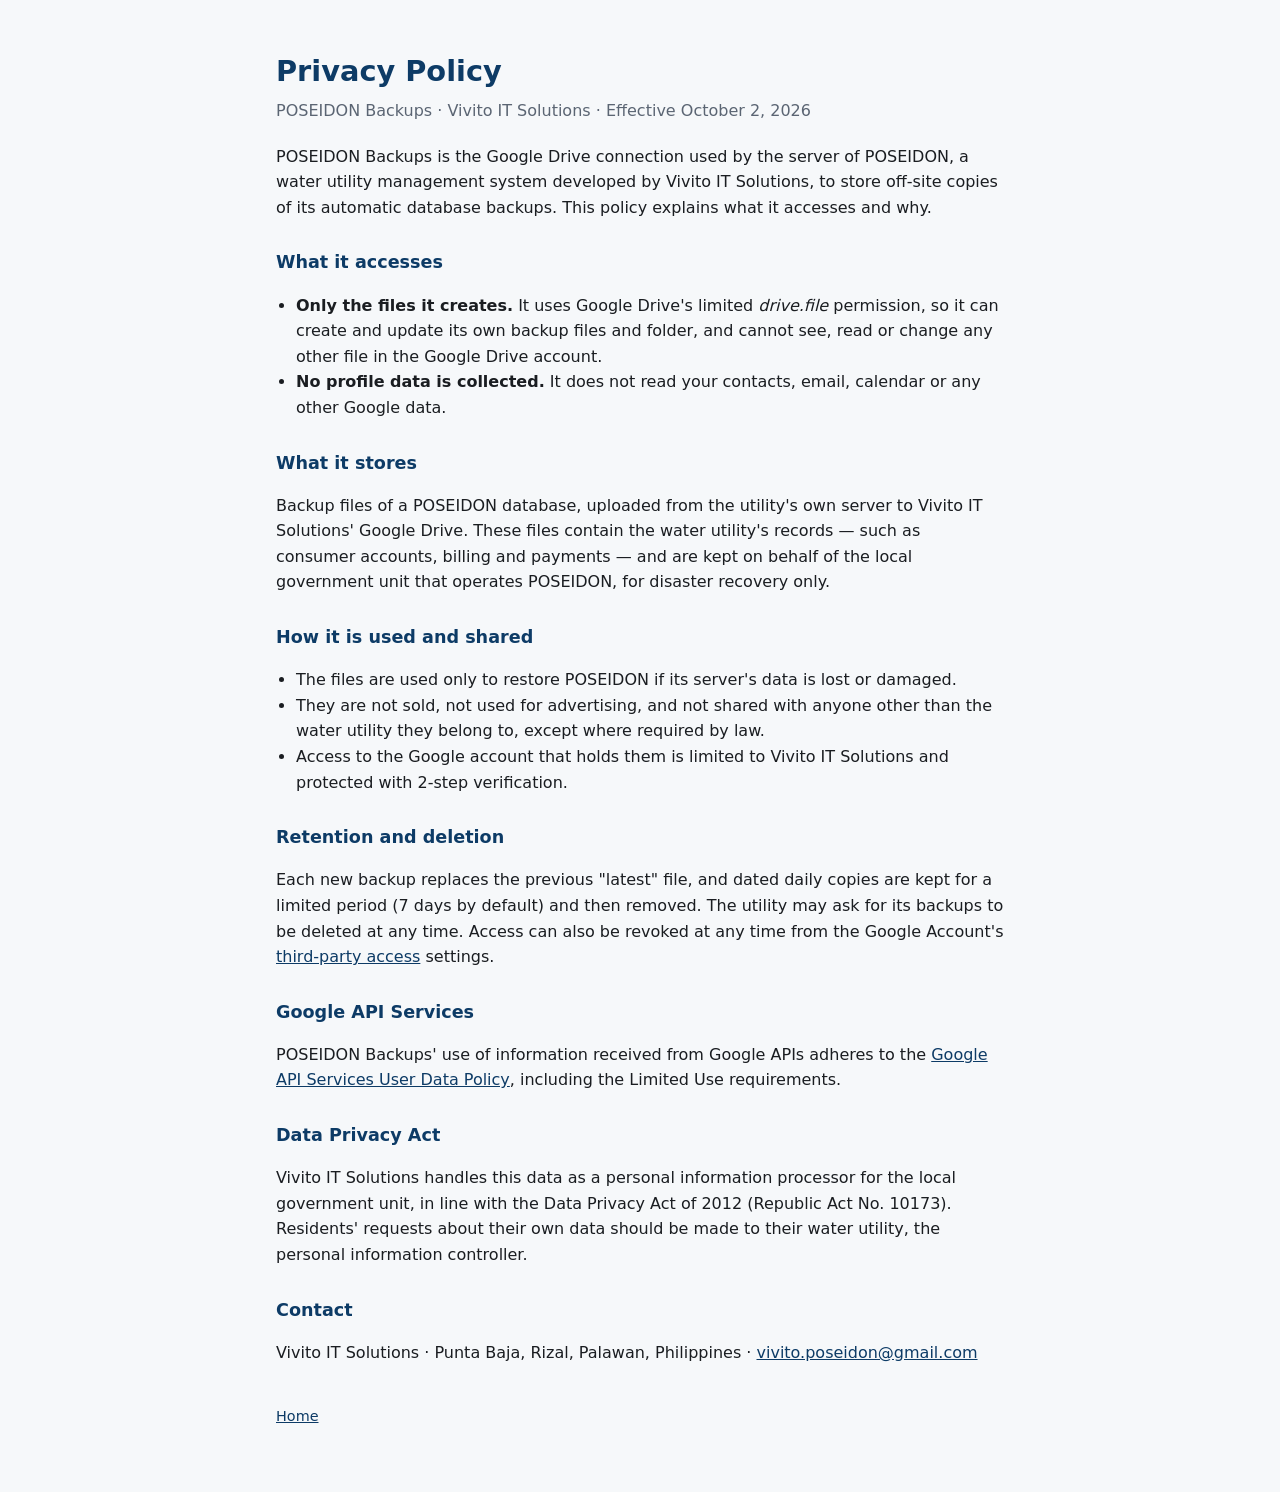
<file: privacy.html>
<!doctype html>
<html lang="en">
<head>
  <meta charset="utf-8">
  <meta name="viewport" content="width=device-width, initial-scale=1">
  <title>Privacy Policy — Vivito IT Solutions</title>
  <meta name="description" content="Privacy policy for POSEIDON Backups, by Vivito IT Solutions.">
  <style>
    :root { --navy: #0d3b66; --text: #1a1d21; --muted: #5b6573; --bg: #f6f8fa; --card: #fff; --line: #e3e6ea; }
    @media (prefers-color-scheme: dark) { :root { --navy: #8ab4e8; --text: #e6e9ed; --muted: #a3acb8; --bg: #12161b; --card: #1a2027; --line: #2a323c; } }
    * { box-sizing: border-box; }
    body { margin: 0; font: 16px/1.6 system-ui, -apple-system, "Segoe UI", Roboto, sans-serif; color: var(--text); background: var(--bg); }
    main { max-width: 760px; margin: 0 auto; padding: 48px 16px 64px; }
    h1 { color: var(--navy); font-size: 1.8rem; margin: 0 0 4px; }
    h2 { color: var(--navy); font-size: 1.1rem; margin: 28px 0 6px; }
    .lead { color: var(--muted); margin: 0 0 20px; }
    a { color: var(--navy); }
    ul { padding-left: 20px; }
    footer { margin-top: 40px; color: var(--muted); font-size: 0.9rem; }
  </style>
</head>
<body>
  <main>
    <h1>Privacy Policy</h1>
    <p class="lead">POSEIDON Backups · Vivito IT Solutions · Effective October 2, 2026</p>

    <p>
      POSEIDON Backups is the Google Drive connection used by the server of POSEIDON, a water utility
      management system developed by Vivito IT Solutions, to store off-site copies of its automatic
      database backups. This policy explains what it accesses and why.
    </p>

    <h2>What it accesses</h2>
    <ul>
      <li>
        <strong>Only the files it creates.</strong> It uses Google Drive's limited
        <em>drive.file</em> permission, so it can create and update its own backup files and folder,
        and cannot see, read or change any other file in the Google Drive account.
      </li>
      <li>
        <strong>No profile data is collected.</strong> It does not read your contacts, email, calendar
        or any other Google data.
      </li>
    </ul>

    <h2>What it stores</h2>
    <p>
      Backup files of a POSEIDON database, uploaded from the utility's own server to Vivito IT
      Solutions' Google Drive. These files contain the water utility's records — such as consumer
      accounts, billing and payments — and are kept on behalf of the local government unit that operates
      POSEIDON, for disaster recovery only.
    </p>

    <h2>How it is used and shared</h2>
    <ul>
      <li>The files are used only to restore POSEIDON if its server's data is lost or damaged.</li>
      <li>They are not sold, not used for advertising, and not shared with anyone other than the water utility they belong to, except where required by law.</li>
      <li>Access to the Google account that holds them is limited to Vivito IT Solutions and protected with 2-step verification.</li>
    </ul>

    <h2>Retention and deletion</h2>
    <p>
      Each new backup replaces the previous "latest" file, and dated daily copies are kept for a limited
      period (7 days by default) and then removed. The utility may ask for its backups to be deleted at any
      time. Access can also be revoked at any time from the Google Account's
      <a href="https://myaccount.google.com/permissions">third-party access</a> settings.
    </p>

    <h2>Google API Services</h2>
    <p>
      POSEIDON Backups' use of information received from Google APIs adheres to the
      <a href="https://developers.google.com/terms/api-services-user-data-policy">Google API Services User Data Policy</a>,
      including the Limited Use requirements.
    </p>

    <h2>Data Privacy Act</h2>
    <p>
      Vivito IT Solutions handles this data as a personal information processor for the local government
      unit, in line with the Data Privacy Act of 2012 (Republic Act No. 10173). Residents' requests about
      their own data should be made to their water utility, the personal information controller.
    </p>

    <h2>Contact</h2>
    <p>
      Vivito IT Solutions · Punta Baja, Rizal, Palawan, Philippines ·
      <a href="mailto:vivito.poseidon@gmail.com">vivito.poseidon@gmail.com</a>
    </p>

    <footer><a href="index.html">Home</a></footer>
  </main>
</body>
</html>
</file>
